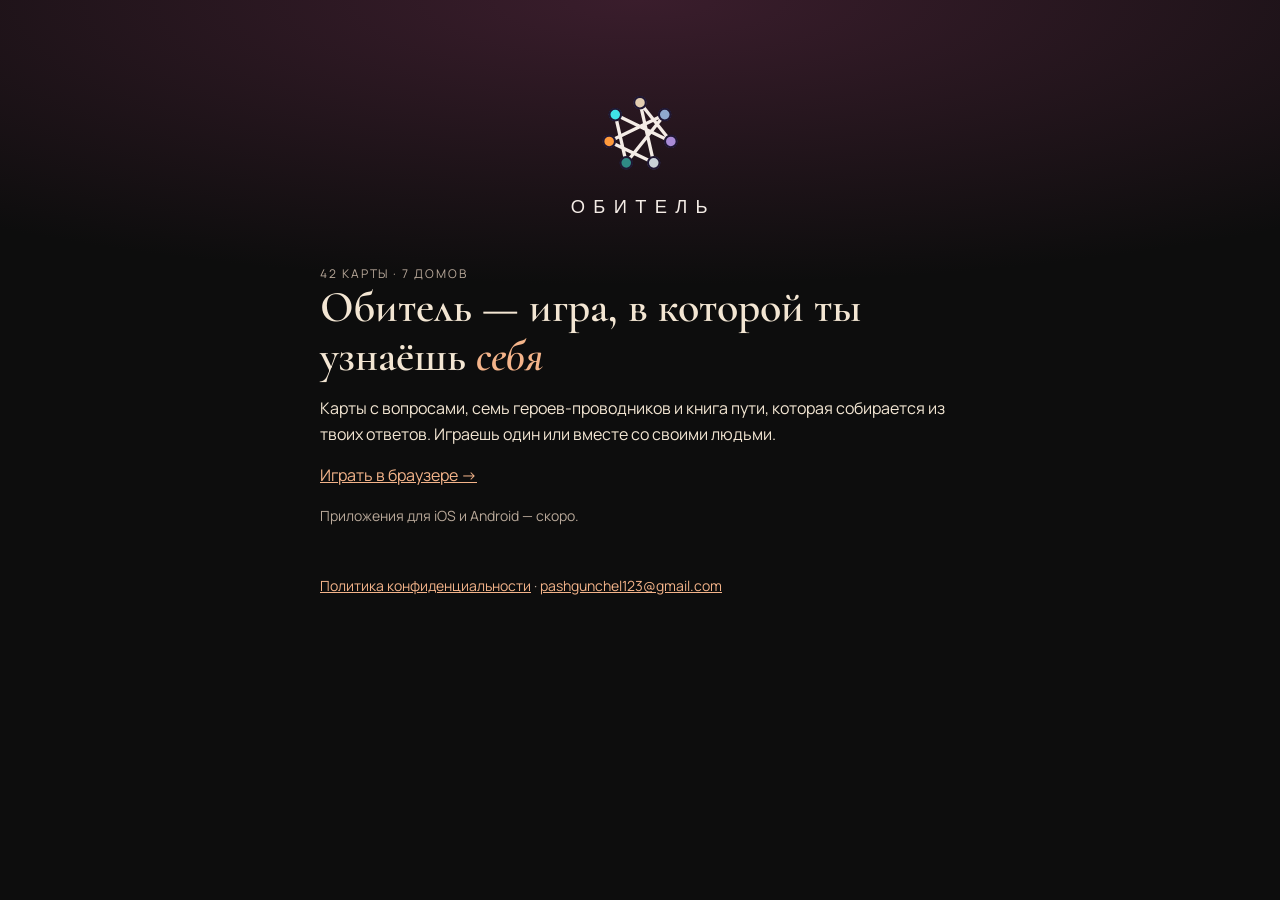
<file: index.html>
<!doctype html><html lang="ru"><head><meta charset="utf-8"><meta name="viewport" content="width=device-width,initial-scale=1">
<title>Обитель</title><meta name="description" content="Обитель — игра, в которой ты узнаёшь себя и находишь своих людей.">
<link rel="preconnect" href="https://fonts.googleapis.com"><link href="https://fonts.googleapis.com/css2?family=Cormorant+Garamond:ital,wght@0,600;1,600&family=Manrope:wght@400;600&display=swap" rel="stylesheet">
<link rel="icon" href="favicon.png"><link rel="stylesheet" href="style.css"></head><body><main>
<header class="brand"><svg class="logo" role="img" aria-label="Обитель" xmlns="http://www.w3.org/2000/svg" viewBox="0 0 240 240"><style>.line{stroke-dasharray:1;animation:draw 6.0s cubic-bezier(.3,.6,.3,1) infinite}.d{transform-box:fill-box;transform-origin:center}.wm{animation:wm 6.0s ease infinite}@keyframes draw{0%{stroke-dashoffset:1;opacity:1}36.67%{stroke-dashoffset:0;opacity:1}86.67%{stroke-dashoffset:0;opacity:1}98.33%,100%{stroke-dashoffset:0;opacity:0}}@keyframes p0{0%,5.00%{transform:scale(0);opacity:1}9.17%{transform:scale(1.3)}12.50%{transform:scale(1)}86.67%{transform:scale(1);opacity:1}98.33%,100%{transform:scale(1);opacity:0}}@keyframes h0{0%,12.50%{r:7px;opacity:0}13.33%{r:7px;opacity:.55}36.67%{r:18px;opacity:0}43.33%{r:7px;opacity:0}44.17%{r:7px;opacity:.55}67.50%{r:18px;opacity:0}100%{r:7px;opacity:0}}@keyframes p1{0%,8.67%{transform:scale(0);opacity:1}12.83%{transform:scale(1.3)}16.17%{transform:scale(1)}86.67%{transform:scale(1);opacity:1}98.33%,100%{transform:scale(1);opacity:0}}@keyframes h1{0%,16.17%{r:7px;opacity:0}17.00%{r:7px;opacity:.55}40.33%{r:18px;opacity:0}47.00%{r:7px;opacity:0}47.83%{r:7px;opacity:.55}71.17%{r:18px;opacity:0}100%{r:7px;opacity:0}}@keyframes p2{0%,12.33%{transform:scale(0);opacity:1}16.50%{transform:scale(1.3)}19.83%{transform:scale(1)}86.67%{transform:scale(1);opacity:1}98.33%,100%{transform:scale(1);opacity:0}}@keyframes h2{0%,19.83%{r:7px;opacity:0}20.67%{r:7px;opacity:.55}44.00%{r:18px;opacity:0}50.67%{r:7px;opacity:0}51.50%{r:7px;opacity:.55}74.83%{r:18px;opacity:0}100%{r:7px;opacity:0}}@keyframes p3{0%,16.00%{transform:scale(0);opacity:1}20.17%{transform:scale(1.3)}23.50%{transform:scale(1)}86.67%{transform:scale(1);opacity:1}98.33%,100%{transform:scale(1);opacity:0}}@keyframes h3{0%,23.50%{r:7px;opacity:0}24.33%{r:7px;opacity:.55}47.67%{r:18px;opacity:0}54.33%{r:7px;opacity:0}55.17%{r:7px;opacity:.55}78.50%{r:18px;opacity:0}100%{r:7px;opacity:0}}@keyframes p4{0%,19.67%{transform:scale(0);opacity:1}23.83%{transform:scale(1.3)}27.17%{transform:scale(1)}86.67%{transform:scale(1);opacity:1}98.33%,100%{transform:scale(1);opacity:0}}@keyframes h4{0%,27.17%{r:7px;opacity:0}28.00%{r:7px;opacity:.55}51.33%{r:18px;opacity:0}58.00%{r:7px;opacity:0}58.83%{r:7px;opacity:.55}82.17%{r:18px;opacity:0}100%{r:7px;opacity:0}}@keyframes p5{0%,23.33%{transform:scale(0);opacity:1}27.50%{transform:scale(1.3)}30.83%{transform:scale(1)}86.67%{transform:scale(1);opacity:1}98.33%,100%{transform:scale(1);opacity:0}}@keyframes h5{0%,30.83%{r:7px;opacity:0}31.67%{r:7px;opacity:.55}55.00%{r:18px;opacity:0}61.67%{r:7px;opacity:0}62.50%{r:7px;opacity:.55}85.83%{r:18px;opacity:0}100%{r:7px;opacity:0}}@keyframes p6{0%,27.00%{transform:scale(0);opacity:1}31.17%{transform:scale(1.3)}34.50%{transform:scale(1)}86.67%{transform:scale(1);opacity:1}98.33%,100%{transform:scale(1);opacity:0}}@keyframes h6{0%,34.50%{r:7px;opacity:0}35.33%{r:7px;opacity:.55}58.67%{r:18px;opacity:0}65.33%{r:7px;opacity:0}66.17%{r:7px;opacity:.55}86.67%{r:18px;opacity:0}100%{r:7px;opacity:0}}@keyframes wm{0%,36.67%{opacity:0;transform:translateY(6px)}50.00%{opacity:1;transform:none}86.67%{opacity:1}98.33%,100%{opacity:0}}</style><g transform="translate(60 34)"><path class="line" pathLength="1" d="M60 22 76.5 94.2 23 68.5 89.7 36.3 43.5 94.2 30.3 36.3 97 68.5Z" fill="none" stroke="#f4ece6" stroke-width="4" stroke-linejoin="round" stroke-linecap="round"/><circle cx="60" cy="22" r="7" fill="none" stroke="#e2cdb0" stroke-width="1.5" style="animation:h0 6.0s linear infinite"/><circle class="d" cx="60" cy="22" r="7" fill="#e2cdb0" stroke="#1f1733" stroke-width="2.5" style="animation:p0 6.0s ease-out infinite"/><circle cx="89.7" cy="36.3" r="7" fill="none" stroke="#8fa9cf" stroke-width="1.5" style="animation:h1 6.0s linear infinite"/><circle class="d" cx="89.7" cy="36.3" r="7" fill="#8fa9cf" stroke="#1f1733" stroke-width="2.5" style="animation:p1 6.0s ease-out infinite"/><circle cx="97" cy="68.5" r="7" fill="none" stroke="#a98bd6" stroke-width="1.5" style="animation:h2 6.0s linear infinite"/><circle class="d" cx="97" cy="68.5" r="7" fill="#a98bd6" stroke="#1f1733" stroke-width="2.5" style="animation:p2 6.0s ease-out infinite"/><circle cx="76.5" cy="94.2" r="7" fill="none" stroke="#c9d1d9" stroke-width="1.5" style="animation:h3 6.0s linear infinite"/><circle class="d" cx="76.5" cy="94.2" r="7" fill="#c9d1d9" stroke="#1f1733" stroke-width="2.5" style="animation:p3 6.0s ease-out infinite"/><circle cx="43.5" cy="94.2" r="7" fill="none" stroke="#2f8a86" stroke-width="1.5" style="animation:h4 6.0s linear infinite"/><circle class="d" cx="43.5" cy="94.2" r="7" fill="#2f8a86" stroke="#1f1733" stroke-width="2.5" style="animation:p4 6.0s ease-out infinite"/><circle cx="23" cy="68.5" r="7" fill="none" stroke="#ff9a3c" stroke-width="1.5" style="animation:h5 6.0s linear infinite"/><circle class="d" cx="23" cy="68.5" r="7" fill="#ff9a3c" stroke="#1f1733" stroke-width="2.5" style="animation:p5 6.0s ease-out infinite"/><circle cx="30.3" cy="36.3" r="7" fill="none" stroke="#3fe3e8" stroke-width="1.5" style="animation:h6 6.0s linear infinite"/><circle class="d" cx="30.3" cy="36.3" r="7" fill="#3fe3e8" stroke="#1f1733" stroke-width="2.5" style="animation:p6 6.0s ease-out infinite"/></g><text class="wm" x="124" y="188" text-anchor="middle" font-family="Oswald, 'Arial Narrow', sans-serif" font-size="22" letter-spacing="10" fill="#f4ece6">ОБИТЕЛЬ</text></svg></header>
<div class="kick">42 карты · 7 домов</div>
<h1>Обитель — игра, в которой ты узнаёшь <em>себя</em></h1>
<p>Карты с вопросами, семь героев-проводников и книга пути, которая собирается из твоих ответов. Играешь один или вместе со своими людьми.</p>
<p><a href="app/">Играть в браузере →</a></p>
<p class="muted">Приложения для iOS и Android — скоро.</p>
<footer><a href="privacy.html">Политика конфиденциальности</a> · <a href="mailto:pashgunchel123@gmail.com">pashgunchel123@gmail.com</a></footer>
</main></body></html>
</file>
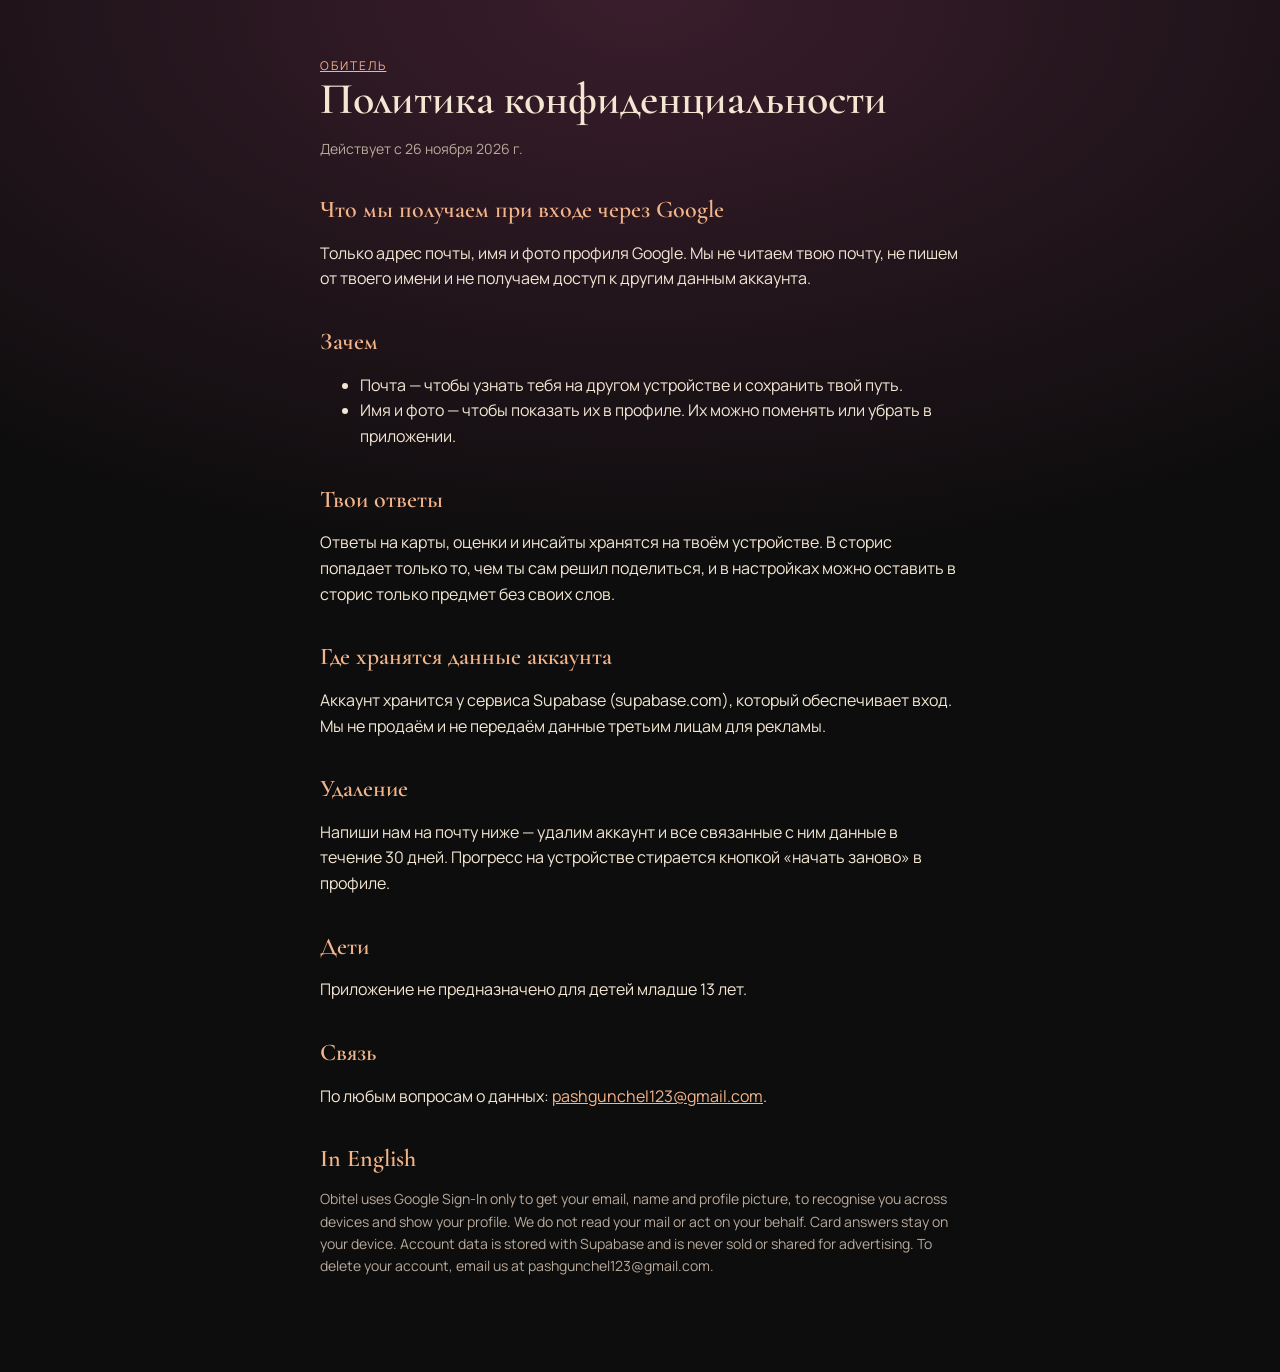
<file: privacy.html>
<!doctype html><html lang="ru"><head><meta charset="utf-8"><meta name="viewport" content="width=device-width,initial-scale=1">
<title>Политика конфиденциальности · Обитель</title>
<link rel="preconnect" href="https://fonts.googleapis.com"><link href="https://fonts.googleapis.com/css2?family=Cormorant+Garamond:ital,wght@0,600;1,600&family=Manrope:wght@400;600&display=swap" rel="stylesheet">
<link rel="icon" href="favicon.png"><link rel="stylesheet" href="style.css"></head><body><main>
<div class="kick"><a href="./">Обитель</a></div>
<h1>Политика конфиденциальности</h1>
<p class="muted">Действует с 26 ноября 2026 г.</p>

<h2>Что мы получаем при входе через Google</h2>
<p>Только адрес почты, имя и фото профиля Google. Мы не читаем твою почту, не пишем от твоего имени и не получаем доступ к другим данным аккаунта.</p>

<h2>Зачем</h2>
<ul>
<li>Почта — чтобы узнать тебя на другом устройстве и сохранить твой путь.</li>
<li>Имя и фото — чтобы показать их в профиле. Их можно поменять или убрать в приложении.</li>
</ul>

<h2>Твои ответы</h2>
<p>Ответы на карты, оценки и инсайты хранятся на твоём устройстве. В сторис попадает только то, чем ты сам решил поделиться, и в настройках можно оставить в сторис только предмет без своих слов.</p>

<h2>Где хранятся данные аккаунта</h2>
<p>Аккаунт хранится у сервиса Supabase (supabase.com), который обеспечивает вход. Мы не продаём и не передаём данные третьим лицам для рекламы.</p>

<h2>Удаление</h2>
<p>Напиши нам на почту ниже — удалим аккаунт и все связанные с ним данные в течение 30 дней. Прогресс на устройстве стирается кнопкой «начать заново» в профиле.</p>

<h2>Дети</h2>
<p>Приложение не предназначено для детей младше 13 лет.</p>

<h2>Связь</h2>
<p>По любым вопросам о данных: <a href="mailto:pashgunchel123@gmail.com">pashgunchel123@gmail.com</a>.</p>

<h2 lang="en">In English</h2>
<p lang="en" class="muted">Obitel uses Google Sign-In only to get your email, name and profile picture, to recognise you across devices and show your profile. We do not read your mail or act on your behalf. Card answers stay on your device. Account data is stored with Supabase and is never sold or shared for advertising. To delete your account, email us at pashgunchel123@gmail.com.</p>
</main></body></html>
</file>
<file: style.css>
:root{--night:#0d0d0d;--cream:#f3e6d3;--text2:#b9a99a;--peach:#f4b48a;--wine:#3a1d2c}
*{box-sizing:border-box}html,body{margin:0;background:var(--night);color:var(--cream);font:16px/1.6 Manrope,system-ui,sans-serif}
body{background:radial-gradient(120% 60% at 50% 0%,var(--wine),var(--night) 70%)}
main{max-width:680px;margin:0 auto;padding:56px 20px 80px}
h1{font:600 44px/1.1 'Cormorant Garamond',Georgia,serif;margin:0 0 12px}h1 em{color:var(--peach)}
h2{font:600 24px/1.2 'Cormorant Garamond',Georgia,serif;margin:36px 0 8px;color:var(--peach)}
p,li{color:var(--cream)}.muted{color:var(--text2);font-size:14px}a{color:var(--peach)}
.kick{letter-spacing:.16em;text-transform:uppercase;font-size:12px;color:var(--text2)}
footer{margin-top:48px;color:var(--text2);font-size:14px}

.brand{display:flex;justify-content:center;margin:0 0 8px}
.brand .logo{width:200px;height:200px;max-width:60vw;max-height:60vw}
</file>
